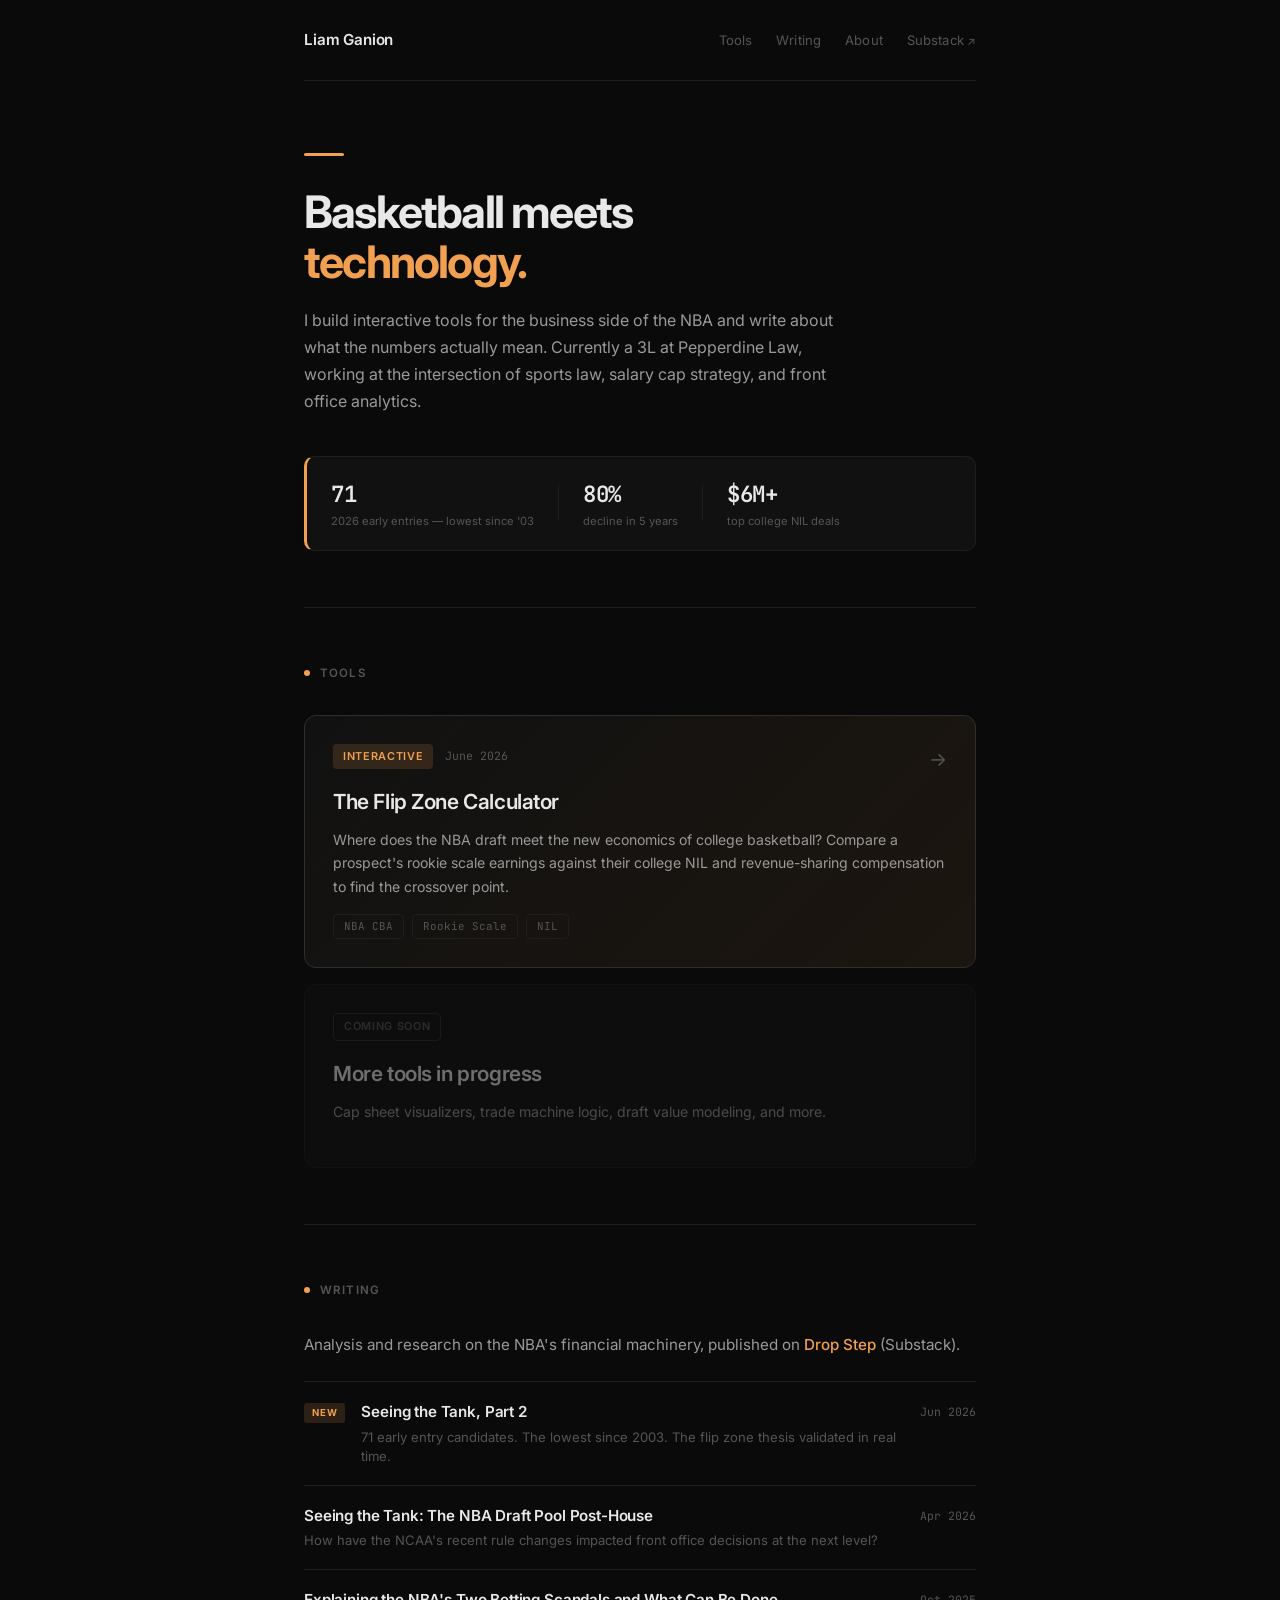
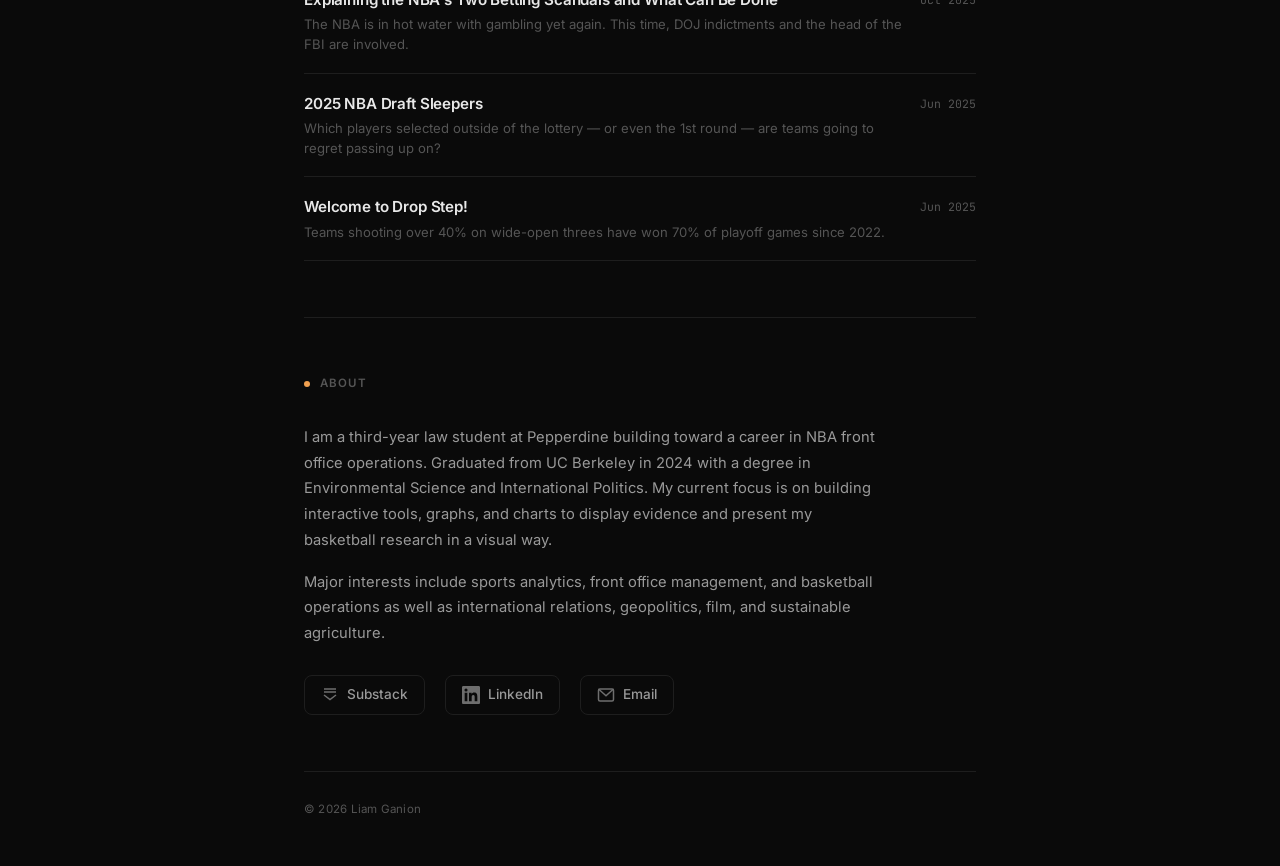
<file: index.html>
<!DOCTYPE html>
<html lang="en">
<head>
    <meta charset="UTF-8">
    <meta name="viewport" content="width=device-width, initial-scale=1.0">
    <title>Liam Ganion</title>
    <meta name="description" content="Basketball analytics, CBA tools, and longform writing on the business of the NBA.">
    <link rel="preconnect" href="https://fonts.googleapis.com">
    <link rel="preconnect" href="https://fonts.gstatic.com" crossorigin>
    <link href="https://fonts.googleapis.com/css2?family=Inter:wght@300;400;500;600;700&family=JetBrains+Mono:wght@400;500&display=swap" rel="stylesheet">
    <link rel="stylesheet" href="styles.css">
</head>
<body>
    <div class="container">
        <header>
            <nav>
                <a href="./" class="nav-name">Liam Ganion</a>
                <div class="nav-links">
                    <a href="#tools">Tools</a>
                    <a href="#writing">Writing</a>
                    <a href="#about">About</a>
                    <a href="https://liamganion.substack.com" target="_blank" class="nav-external">Substack</a>
                </div>
            </nav>
        </header>

        <section class="hero">
            <div class="hero-accent"></div>
            <h1>Basketball meets<br><span class="hero-highlight">technology.</span></h1>
            <p class="hero-sub">I build interactive tools for the business side of the NBA and write about what the numbers actually mean. Currently a 3L at Pepperdine Law, working at the intersection of sports law, salary cap strategy, and front office analytics.</p>
            <div class="hero-stats">
                <div class="hero-stat">
                    <span class="hero-stat-number">71</span>
                    <span class="hero-stat-label">2026 early entries — lowest since '03</span>
                </div>
                <div class="hero-stat-divider"></div>
                <div class="hero-stat">
                    <span class="hero-stat-number">80%</span>
                    <span class="hero-stat-label">decline in 5 years</span>
                </div>
                <div class="hero-stat-divider"></div>
                <div class="hero-stat">
                    <span class="hero-stat-number">$6M+</span>
                    <span class="hero-stat-label">top college NIL deals</span>
                </div>
            </div>
        </section>

        <section class="section" id="tools">
            <div class="section-label"><span class="label-dot"></span>Tools</div>
            <div class="project-grid">

                <a href="flip-zone-calculator/" class="project-card featured">
                    <div class="project-card-inner">
                        <div class="project-meta">
                            <span class="project-tag">Interactive</span>
                            <span class="project-date">June 2026</span>
                        </div>
                        <h2>The Flip Zone Calculator</h2>
                        <p>Where does the NBA draft meet the new economics of college basketball? Compare a prospect's rookie scale earnings against their college NIL and revenue-sharing compensation to find the crossover point.</p>
                        <div class="project-tech">
                            <span>NBA CBA</span>
                            <span>Rookie Scale</span>
                            <span>NIL</span>
                        </div>
                        <div class="project-arrow">&rarr;</div>
                    </div>
                </a>

                <div class="project-card coming-soon">
                    <div class="project-card-inner">
                        <div class="project-meta">
                            <span class="project-tag outline">Coming Soon</span>
                        </div>
                        <h2>More tools in progress</h2>
                        <p>Cap sheet visualizers, trade machine logic, draft value modeling, and more.</p>
                    </div>
                </div>

            </div>
        </section>

        <section class="section" id="writing">
            <div class="section-label"><span class="label-dot"></span>Writing</div>
            <p class="section-intro">Analysis and research on the NBA's financial machinery, published on <a href="https://liamganion.substack.com" target="_blank">Drop Step</a> (Substack).</p>

            <div class="article-list">

                <a href="https://liamganion.substack.com" target="_blank" class="article-row">
                    <div class="article-badge new">New</div>
                    <div class="article-info">
                        <h3>Seeing the Tank, Part 2</h3>
                        <p>71 early entry candidates. The lowest since 2003. The flip zone thesis validated in real time.</p>
                    </div>
                    <div class="article-date">Jun 2026</div>
                </a>

                <a href="https://liamganion.substack.com/p/seeing-the-tank-the-nba-draft-pool" target="_blank" class="article-row">
                    <div class="article-info">
                        <h3>Seeing the Tank: The NBA Draft Pool Post-House</h3>
                        <p>How have the NCAA's recent rule changes impacted front office decisions at the next level?</p>
                    </div>
                    <div class="article-date">Apr 2026</div>
                </a>

                <a href="https://liamganion.substack.com/p/explaining-the-nbas-two-betting-scandals" target="_blank" class="article-row">
                    <div class="article-info">
                        <h3>Explaining the NBA's Two Betting Scandals and What Can Be Done</h3>
                        <p>The NBA is in hot water with gambling yet again. This time, DOJ indictments and the head of the FBI are involved.</p>
                    </div>
                    <div class="article-date">Oct 2025</div>
                </a>

                <a href="https://liamganion.substack.com/p/2025-nba-draft-sleepers" target="_blank" class="article-row">
                    <div class="article-info">
                        <h3>2025 NBA Draft Sleepers</h3>
                        <p>Which players selected outside of the lottery — or even the 1st round — are teams going to regret passing up on?</p>
                    </div>
                    <div class="article-date">Jun 2025</div>
                </a>

                <a href="https://liamganion.substack.com/p/welcome-to-drop-step" target="_blank" class="article-row">
                    <div class="article-info">
                        <h3>Welcome to Drop Step!</h3>
                        <p>Teams shooting over 40% on wide-open threes have won 70% of playoff games since 2022.</p>
                    </div>
                    <div class="article-date">Jun 2025</div>
                </a>

            </div>
        </section>

        <section class="section" id="about">
            <div class="section-label"><span class="label-dot"></span>About</div>
            <div class="about-content">
                <p>I am a third-year law student at Pepperdine building toward a career in NBA front office operations. Graduated from UC Berkeley in 2024 with a degree in Environmental Science and International Politics. My current focus is on building interactive tools, graphs, and charts to display evidence and present my basketball research in a visual way.</p>
                <p>Major interests include sports analytics, front office management, and basketball operations as well as international relations, geopolitics, film, and sustainable agriculture.</p>
                <div class="contact-links">
                    <a href="https://liamganion.substack.com" target="_blank">
                        <svg width="18" height="18" viewBox="0 0 24 24" fill="none" stroke="currentColor" stroke-width="2"><path d="M4 4h16M4 8h16M4 12l8 6 8-6"/></svg>
                        Substack
                    </a>
                    <a href="https://www.linkedin.com/in/liam-ganion-3b4704168/" target="_blank">
                        <svg width="18" height="18" viewBox="0 0 24 24" fill="currentColor"><path d="M20.447 20.452h-3.554v-5.569c0-1.328-.027-3.037-1.852-3.037-1.853 0-2.136 1.445-2.136 2.939v5.667H9.351V9h3.414v1.561h.046c.477-.9 1.637-1.85 3.37-1.85 3.601 0 4.267 2.37 4.267 5.455v6.286zM5.337 7.433a2.062 2.062 0 01-2.063-2.065 2.064 2.064 0 112.063 2.065zm1.782 13.019H3.555V9h3.564v11.452zM22.225 0H1.771C.792 0 0 .774 0 1.729v20.542C0 23.227.792 24 1.771 24h20.451C23.2 24 24 23.227 24 22.271V1.729C24 .774 23.2 0 22.222 0h.003z"/></svg>
                        LinkedIn
                    </a>
                    <a href="mailto:liamganion@gmail.com">
                        <svg width="18" height="18" viewBox="0 0 24 24" fill="none" stroke="currentColor" stroke-width="2"><rect x="2" y="4" width="20" height="16" rx="2"/><path d="M22 4L12 13 2 4"/></svg>
                        Email
                    </a>
                </div>
            </div>
        </section>

        <footer>
            <p>&copy; 2026 Liam Ganion</p>
        </footer>
    </div>
</body>
</html>
</file>
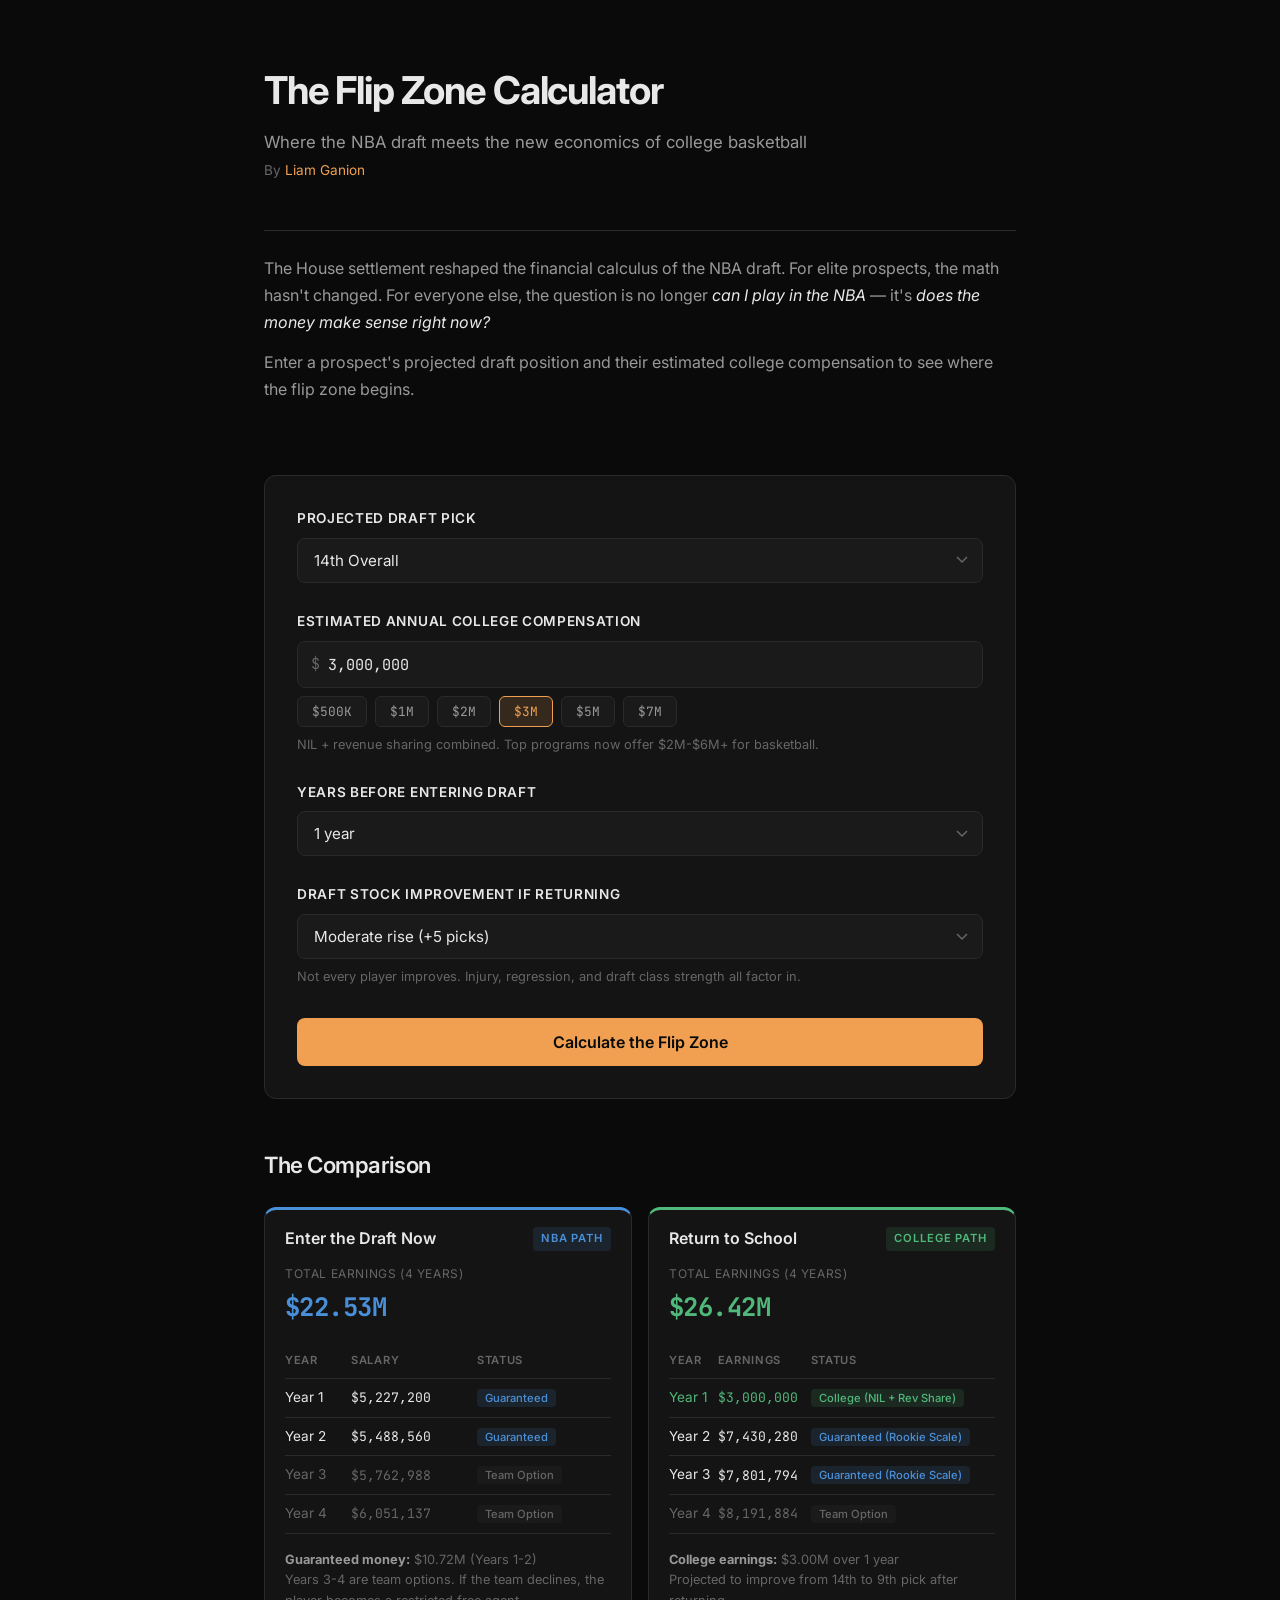
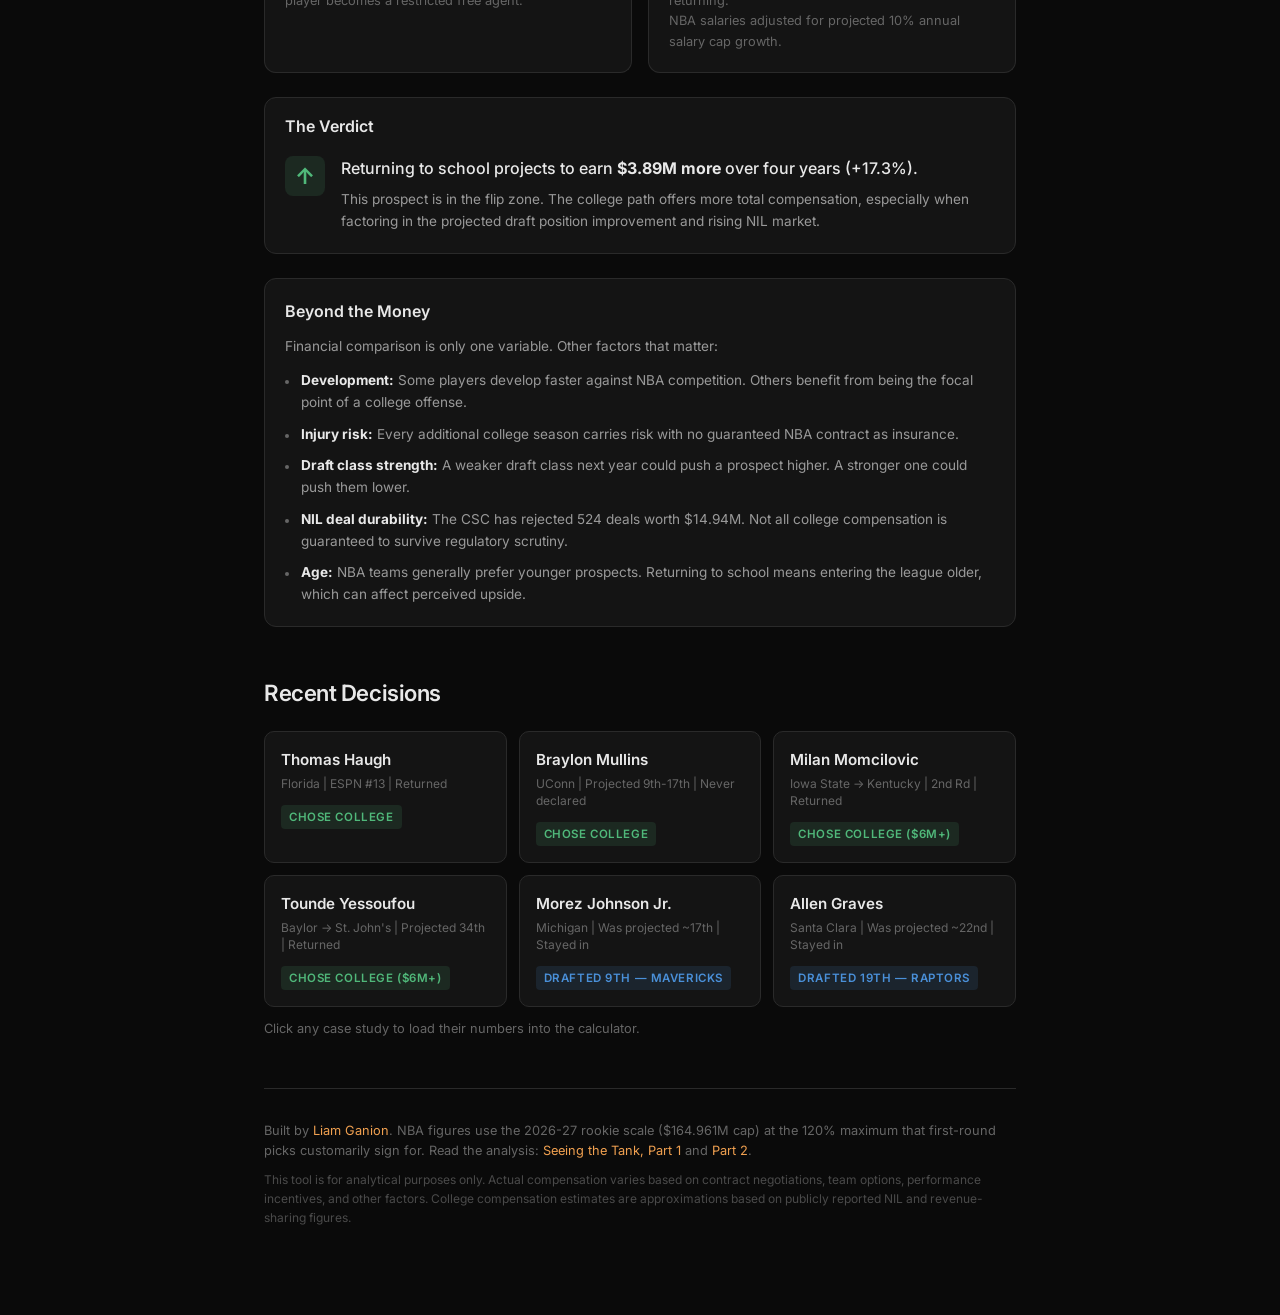
<file: flip-zone-calculator/index.html>
<!DOCTYPE html>
<html lang="en">
<head>
    <meta charset="UTF-8">
    <meta name="viewport" content="width=device-width, initial-scale=1.0">
    <title>The Flip Zone Calculator</title>
    <link rel="preconnect" href="https://fonts.googleapis.com">
    <link rel="preconnect" href="https://fonts.gstatic.com" crossorigin>
    <link href="https://fonts.googleapis.com/css2?family=Inter:wght@300;400;500;600;700&family=JetBrains+Mono:wght@400;500&display=swap" rel="stylesheet">
    <link rel="stylesheet" href="styles.css">
</head>
<body>
    <div class="container">
        <header>
            <h1>The Flip Zone Calculator</h1>
            <p class="subtitle">Where the NBA draft meets the new economics of college basketball</p>
            <p class="credit">By <a href="https://liamganion.substack.com" target="_blank">Liam Ganion</a></p>
        </header>

        <section class="intro">
            <p>The House settlement reshaped the financial calculus of the NBA draft. For elite prospects, the math hasn't changed. For everyone else, the question is no longer <em>can I play in the NBA</em> — it's <em>does the money make sense right now?</em></p>
            <p>Enter a prospect's projected draft position and their estimated college compensation to see where the flip zone begins.</p>
        </section>

        <section class="calculator">
            <div class="inputs">
                <div class="input-group">
                    <label for="draft-pick">Projected Draft Pick</label>
                    <div class="input-wrapper">
                        <select id="draft-pick">
                            <optgroup label="Lottery">
                                <option value="1">1st Overall</option>
                                <option value="2">2nd Overall</option>
                                <option value="3">3rd Overall</option>
                                <option value="4">4th Overall</option>
                                <option value="5">5th Overall</option>
                                <option value="6">6th Overall</option>
                                <option value="7">7th Overall</option>
                                <option value="8">8th Overall</option>
                                <option value="9">9th Overall</option>
                                <option value="10">10th Overall</option>
                                <option value="11">11th Overall</option>
                                <option value="12">12th Overall</option>
                                <option value="13">13th Overall</option>
                                <option value="14" selected>14th Overall</option>
                            </optgroup>
                            <optgroup label="Mid First Round">
                                <option value="15">15th Overall</option>
                                <option value="16">16th Overall</option>
                                <option value="17">17th Overall</option>
                                <option value="18">18th Overall</option>
                                <option value="19">19th Overall</option>
                                <option value="20">20th Overall</option>
                            </optgroup>
                            <optgroup label="Late First Round">
                                <option value="21">21st Overall</option>
                                <option value="22">22nd Overall</option>
                                <option value="23">23rd Overall</option>
                                <option value="24">24th Overall</option>
                                <option value="25">25th Overall</option>
                                <option value="26">26th Overall</option>
                                <option value="27">27th Overall</option>
                                <option value="28">28th Overall</option>
                                <option value="29">29th Overall</option>
                                <option value="30">30th Overall</option>
                            </optgroup>
                            <optgroup label="Second Round">
                                <option value="31">31st Overall</option>
                                <option value="32">32nd Overall</option>
                                <option value="33">33rd Overall</option>
                                <option value="34">34th Overall</option>
                                <option value="35">35th Overall</option>
                                <option value="36">36th-40th (Early-Mid 2nd)</option>
                                <option value="45">41st-50th (Mid 2nd Round)</option>
                                <option value="55">51st-58th (Late 2nd Round)</option>
                                <option value="59">59th Overall</option>
                                <option value="60">60th Overall</option>
                            </optgroup>
                            <option value="0">Undrafted</option>
                        </select>
                    </div>
                </div>

                <div class="input-group">
                    <label for="college-comp">Estimated Annual College Compensation</label>
                    <div class="input-wrapper dollar">
                        <input type="text" id="college-comp" placeholder="3,000,000" value="3,000,000">
                    </div>
                    <div class="presets">
                        <button class="preset" data-value="500000">$500K</button>
                        <button class="preset" data-value="1000000">$1M</button>
                        <button class="preset" data-value="2000000">$2M</button>
                        <button class="preset active" data-value="3000000">$3M</button>
                        <button class="preset" data-value="5000000">$5M</button>
                        <button class="preset" data-value="7000000">$7M</button>
                    </div>
                    <p class="input-note">NIL + revenue sharing combined. Top programs now offer $2M-$6M+ for basketball.</p>
                </div>

                <div class="input-group">
                    <label for="years-remaining">Years Before Entering Draft</label>
                    <div class="input-wrapper">
                        <select id="years-remaining">
                            <option value="1" selected>1 year</option>
                            <option value="2">2 years</option>
                            <option value="3">3 years</option>
                        </select>
                    </div>
                </div>

                <div class="input-group">
                    <label for="improvement">Draft Stock Improvement if Returning</label>
                    <div class="input-wrapper">
                        <select id="improvement">
                            <option value="0">No change (same projection next year)</option>
                            <option value="5" selected>Moderate rise (+5 picks)</option>
                            <option value="10">Significant rise (+10 picks)</option>
                            <option value="15">Major breakout (+15 picks)</option>
                            <option value="-5">Stock falls (-5 picks)</option>
                            <option value="-10">Significant drop (-10 picks)</option>
                        </select>
                    </div>
                    <p class="input-note">Not every player improves. Injury, regression, and draft class strength all factor in.</p>
                </div>
            </div>

            <button id="calculate" class="calculate-btn">Calculate the Flip Zone</button>
        </section>

        <section id="results" class="results hidden">
            <h2>The Comparison</h2>

            <div class="scenario-cards">
                <div class="scenario-card nba">
                    <div class="scenario-header">
                        <h3>Enter the Draft Now</h3>
                        <span class="scenario-tag">NBA Path</span>
                    </div>
                    <div class="scenario-body">
                        <div class="big-number">
                            <span class="label">Total Earnings (4 Years)</span>
                            <span id="nba-total" class="value">—</span>
                        </div>
                        <table class="breakdown">
                            <thead>
                                <tr>
                                    <th>Year</th>
                                    <th>Salary</th>
                                    <th>Status</th>
                                </tr>
                            </thead>
                            <tbody id="nba-breakdown"></tbody>
                        </table>
                        <div id="nba-notes" class="scenario-notes"></div>
                    </div>
                </div>

                <div class="scenario-card college">
                    <div class="scenario-header">
                        <h3>Return to School</h3>
                        <span class="scenario-tag">College Path</span>
                    </div>
                    <div class="scenario-body">
                        <div class="big-number">
                            <span class="label">Total Earnings (4 Years)</span>
                            <span id="college-total" class="value">—</span>
                        </div>
                        <table class="breakdown">
                            <thead>
                                <tr>
                                    <th>Year</th>
                                    <th>Earnings</th>
                                    <th>Status</th>
                                </tr>
                            </thead>
                            <tbody id="college-breakdown"></tbody>
                        </table>
                        <div id="college-notes" class="scenario-notes"></div>
                    </div>
                </div>
            </div>

            <div class="verdict-card">
                <div class="verdict-header">
                    <h3>The Verdict</h3>
                </div>
                <div id="verdict-body" class="verdict-body"></div>
            </div>

            <div class="context-card">
                <h3>Beyond the Money</h3>
                <div id="context-body" class="context-body">
                    <p>Financial comparison is only one variable. Other factors that matter:</p>
                    <ul>
                        <li><strong>Development:</strong> Some players develop faster against NBA competition. Others benefit from being the focal point of a college offense.</li>
                        <li><strong>Injury risk:</strong> Every additional college season carries risk with no guaranteed NBA contract as insurance.</li>
                        <li><strong>Draft class strength:</strong> A weaker draft class next year could push a prospect higher. A stronger one could push them lower.</li>
                        <li><strong>NIL deal durability:</strong> The CSC has rejected 524 deals worth $14.94M. Not all college compensation is guaranteed to survive regulatory scrutiny.</li>
                        <li><strong>Age:</strong> NBA teams generally prefer younger prospects. Returning to school means entering the league older, which can affect perceived upside.</li>
                    </ul>
                </div>
            </div>
        </section>

        <section class="case-studies">
            <h2>Recent Decisions</h2>
            <div class="case-study-grid">
                <div class="case-study" data-pick="13" data-comp="4000000" data-years="1" data-improvement="5">
                    <div class="case-name">Thomas Haugh</div>
                    <div class="case-detail">Florida | ESPN #13 | Returned</div>
                    <div class="case-outcome returned">Chose college</div>
                </div>
                <div class="case-study" data-pick="14" data-comp="4500000" data-years="1" data-improvement="5">
                    <div class="case-name">Braylon Mullins</div>
                    <div class="case-detail">UConn | Projected 9th-17th | Never declared</div>
                    <div class="case-outcome returned">Chose college</div>
                </div>
                <div class="case-study" data-pick="35" data-comp="6000000" data-years="1" data-improvement="10">
                    <div class="case-name">Milan Momcilovic</div>
                    <div class="case-detail">Iowa State → Kentucky | 2nd Rd | Returned</div>
                    <div class="case-outcome returned">Chose college ($6M+)</div>
                </div>
                <div class="case-study" data-pick="34" data-comp="6000000" data-years="2" data-improvement="10">
                    <div class="case-name">Tounde Yessoufou</div>
                    <div class="case-detail">Baylor → St. John's | Projected 34th | Returned</div>
                    <div class="case-outcome returned">Chose college ($6M+)</div>
                </div>
                <div class="case-study" data-pick="9" data-comp="2000000" data-years="1" data-improvement="0">
                    <div class="case-name">Morez Johnson Jr.</div>
                    <div class="case-detail">Michigan | Was projected ~17th | Stayed in</div>
                    <div class="case-outcome stayed">Drafted 9th — Mavericks</div>
                </div>
                <div class="case-study" data-pick="19" data-comp="3000000" data-years="1" data-improvement="0">
                    <div class="case-name">Allen Graves</div>
                    <div class="case-detail">Santa Clara | Was projected ~22nd | Stayed in</div>
                    <div class="case-outcome stayed">Drafted 19th — Raptors</div>
                </div>
            </div>
            <p class="case-note">Click any case study to load their numbers into the calculator.</p>
        </section>

        <footer>
            <p>Built by <a href="https://liamganion.substack.com" target="_blank">Liam Ganion</a>. NBA figures use the 2026-27 rookie scale ($164.961M cap) at the 120% maximum that first-round picks customarily sign for. Read the analysis: <a href="https://liamganion.substack.com/p/seeing-the-tank-the-nba-draft-pool" target="_blank">Seeing the Tank, Part 1</a> and <a href="https://liamganion.substack.com" target="_blank">Part 2</a>.</p>
            <p class="disclaimer">This tool is for analytical purposes only. Actual compensation varies based on contract negotiations, team options, performance incentives, and other factors. College compensation estimates are approximations based on publicly reported NIL and revenue-sharing figures.</p>
        </footer>
    </div>

    <script src="calculator.js"></script>
</body>
</html>
</file>
<file: styles.css>
*, *::before, *::after {
    margin: 0;
    padding: 0;
    box-sizing: border-box;
}

:root {
    --bg: #0a0a0a;
    --surface: #111111;
    --surface-2: #181818;
    --border: #1e1e1e;
    --border-hover: #2e2e2e;
    --text: #e8e8e8;
    --text-secondary: #999999;
    --text-dim: #555555;
    --accent: #f0a050;
    --accent-soft: rgba(240, 160, 80, 0.08);
    --accent-dim: rgba(240, 160, 80, 0.15);
    --nba: #4a90d9;
    --nba-dim: rgba(74, 144, 217, 0.10);
    --college: #50b87a;
    --college-dim: rgba(80, 184, 122, 0.10);
    --mono: 'JetBrains Mono', monospace;
    --sans: 'Inter', -apple-system, BlinkMacSystemFont, sans-serif;
}

html {
    scroll-behavior: smooth;
}

body {
    font-family: var(--sans);
    background: var(--bg);
    color: var(--text);
    line-height: 1.6;
    -webkit-font-smoothing: antialiased;
}

.container {
    max-width: 720px;
    margin: 0 auto;
    padding: 0 24px;
}

/* Nav */
nav {
    display: flex;
    justify-content: space-between;
    align-items: center;
    padding: 28px 0;
    border-bottom: 1px solid var(--border);
}

.nav-name {
    font-size: 0.95rem;
    font-weight: 600;
    color: var(--text);
    text-decoration: none;
    letter-spacing: -0.01em;
}

.nav-links {
    display: flex;
    gap: 24px;
}

.nav-links a {
    font-size: 0.82rem;
    color: var(--text-dim);
    text-decoration: none;
    transition: color 0.2s;
    letter-spacing: 0.01em;
}

.nav-links a:hover {
    color: var(--text);
}

.nav-external::after {
    content: '\2197';
    margin-left: 3px;
    font-size: 0.7rem;
}

/* Hero */
.hero {
    padding: 72px 0 56px;
    position: relative;
}

.hero-accent {
    width: 40px;
    height: 3px;
    background: var(--accent);
    margin-bottom: 32px;
    border-radius: 2px;
}

.hero h1 {
    font-size: 2.8rem;
    font-weight: 700;
    letter-spacing: -0.04em;
    line-height: 1.1;
    margin-bottom: 20px;
}

.hero-highlight {
    color: var(--accent);
}

.hero-sub {
    font-size: 1rem;
    color: var(--text-secondary);
    line-height: 1.7;
    max-width: 560px;
    margin-bottom: 40px;
}

/* Hero Stats */
.hero-stats {
    display: flex;
    align-items: center;
    gap: 24px;
    padding: 20px 24px;
    background: var(--surface);
    border: 1px solid var(--border);
    border-radius: 10px;
    border-left: 3px solid var(--accent);
}

.hero-stat {
    display: flex;
    flex-direction: column;
    gap: 2px;
}

.hero-stat-number {
    font-family: var(--mono);
    font-size: 1.4rem;
    font-weight: 600;
    color: var(--text);
    letter-spacing: -0.02em;
}

.hero-stat-label {
    font-size: 0.7rem;
    color: var(--text-dim);
    line-height: 1.4;
}

.hero-stat-divider {
    width: 1px;
    height: 36px;
    background: var(--border);
    flex-shrink: 0;
}

/* Sections */
.section {
    padding: 56px 0;
    border-top: 1px solid var(--border);
}

.section-label {
    font-size: 0.72rem;
    font-weight: 600;
    text-transform: uppercase;
    letter-spacing: 0.1em;
    color: var(--text-dim);
    margin-bottom: 32px;
    display: flex;
    align-items: center;
    gap: 10px;
}

.label-dot {
    width: 6px;
    height: 6px;
    border-radius: 50%;
    background: var(--accent);
    display: inline-block;
}

.section-intro {
    font-size: 0.95rem;
    color: var(--text-secondary);
    margin-bottom: 24px;
    line-height: 1.7;
}

.section-intro a {
    color: var(--accent);
    text-decoration: none;
    font-weight: 500;
}

.section-intro a:hover {
    text-decoration: underline;
}

/* Project Grid */
.project-grid {
    display: grid;
    grid-template-columns: 1fr;
    gap: 16px;
}

.project-card {
    background: var(--surface);
    border: 1px solid var(--border);
    border-radius: 12px;
    text-decoration: none;
    color: inherit;
    transition: border-color 0.25s, transform 0.25s, box-shadow 0.25s;
    display: block;
}

.project-card:hover {
    border-color: var(--border-hover);
    transform: translateY(-2px);
    box-shadow: 0 8px 32px rgba(0, 0, 0, 0.3);
}

.project-card.featured {
    border-color: var(--border-hover);
    background: linear-gradient(135deg, var(--surface) 0%, var(--accent-soft) 100%);
}

.project-card.featured:hover {
    border-color: var(--accent);
}

.project-card.coming-soon {
    opacity: 0.45;
    cursor: default;
}

.project-card.coming-soon:hover {
    transform: none;
    border-color: var(--border);
    box-shadow: none;
}

.project-card-inner {
    padding: 28px;
    position: relative;
}

.project-meta {
    display: flex;
    align-items: center;
    gap: 12px;
    margin-bottom: 16px;
}

.project-tag {
    font-size: 0.68rem;
    font-weight: 600;
    text-transform: uppercase;
    letter-spacing: 0.06em;
    padding: 4px 10px;
    border-radius: 4px;
    background: var(--accent-dim);
    color: var(--accent);
}

.project-tag.outline {
    background: transparent;
    border: 1px solid var(--border-hover);
    color: var(--text-dim);
}

.project-date {
    font-size: 0.72rem;
    color: var(--text-dim);
    font-family: var(--mono);
}

.project-card h2 {
    font-size: 1.3rem;
    font-weight: 600;
    letter-spacing: -0.02em;
    margin-bottom: 10px;
}

.project-card p {
    font-size: 0.88rem;
    color: var(--text-secondary);
    line-height: 1.65;
    margin-bottom: 16px;
}

.project-tech {
    display: flex;
    gap: 8px;
    flex-wrap: wrap;
}

.project-tech span {
    font-size: 0.68rem;
    font-family: var(--mono);
    color: var(--text-dim);
    padding: 3px 10px;
    border: 1px solid var(--border);
    border-radius: 4px;
    transition: border-color 0.2s, color 0.2s;
}

.project-card:hover .project-tech span {
    border-color: var(--border-hover);
    color: var(--text-secondary);
}

.project-arrow {
    position: absolute;
    top: 28px;
    right: 28px;
    font-size: 1.2rem;
    color: var(--text-dim);
    transition: color 0.2s, transform 0.2s;
}

.project-card:hover .project-arrow {
    color: var(--accent);
    transform: translate(3px, -3px);
}

/* Article List */
.article-list {
    display: flex;
    flex-direction: column;
}

.article-row {
    display: flex;
    align-items: flex-start;
    gap: 16px;
    padding: 18px 0;
    border-bottom: 1px solid var(--border);
    text-decoration: none;
    color: inherit;
    transition: all 0.2s;
}

.article-row:first-child {
    border-top: 1px solid var(--border);
}

.article-row:hover {
    padding-left: 8px;
}

.article-row:hover h3 {
    color: var(--accent);
}

.article-badge {
    font-size: 0.6rem;
    font-weight: 700;
    text-transform: uppercase;
    letter-spacing: 0.08em;
    padding: 2px 8px;
    border-radius: 3px;
    flex-shrink: 0;
    margin-top: 3px;
}

.article-badge.new {
    background: var(--accent-dim);
    color: var(--accent);
}

.article-info {
    flex: 1;
}

.article-info h3 {
    font-size: 0.95rem;
    font-weight: 600;
    margin-bottom: 3px;
    letter-spacing: -0.01em;
    transition: color 0.2s;
}

.article-info p {
    font-size: 0.82rem;
    color: var(--text-dim);
    line-height: 1.5;
}

.article-date {
    font-size: 0.72rem;
    font-family: var(--mono);
    color: var(--text-dim);
    white-space: nowrap;
    padding-top: 3px;
    flex-shrink: 0;
}

/* About */
.about-content {
    max-width: 580px;
}

.about-content p {
    font-size: 0.92rem;
    color: var(--text-secondary);
    line-height: 1.75;
    margin-bottom: 16px;
}

.contact-links {
    display: flex;
    gap: 20px;
    margin-top: 28px;
}

.contact-links a {
    display: flex;
    align-items: center;
    gap: 8px;
    font-size: 0.85rem;
    color: var(--text-secondary);
    text-decoration: none;
    font-weight: 500;
    padding: 8px 16px;
    border: 1px solid var(--border);
    border-radius: 8px;
    transition: all 0.2s;
}

.contact-links a:hover {
    border-color: var(--accent);
    color: var(--accent);
    background: var(--accent-soft);
}

.contact-links svg {
    flex-shrink: 0;
    opacity: 0.7;
}

.contact-links a:hover svg {
    opacity: 1;
}

/* Footer */
footer {
    border-top: 1px solid var(--border);
    padding: 28px 0 48px;
}

footer p {
    font-size: 0.72rem;
    color: var(--text-dim);
    letter-spacing: 0.02em;
}

/* Responsive */
@media (max-width: 600px) {
    .hero {
        padding: 48px 0 40px;
    }

    .hero h1 {
        font-size: 2rem;
    }

    .hero-sub {
        font-size: 0.92rem;
    }

    .hero-stats {
        flex-direction: column;
        align-items: flex-start;
        gap: 16px;
        padding: 16px 20px;
    }

    .hero-stat-divider {
        width: 100%;
        height: 1px;
    }

    .hero-stat {
        flex-direction: row;
        align-items: baseline;
        gap: 10px;
    }

    .section {
        padding: 40px 0;
    }

    .project-card-inner {
        padding: 20px;
    }

    .project-card h2 {
        font-size: 1.1rem;
    }

    .article-row {
        flex-wrap: wrap;
        gap: 8px;
    }

    .article-date {
        padding-top: 0;
    }

    .article-badge {
        margin-top: 0;
    }

    nav {
        padding: 20px 0;
    }

    .nav-links {
        gap: 14px;
    }

    .contact-links {
        flex-wrap: wrap;
        gap: 10px;
    }
}
</file>
<file: flip-zone-calculator/styles.css>
*, *::before, *::after {
    margin: 0;
    padding: 0;
    box-sizing: border-box;
}

:root {
    --bg: #0a0a0a;
    --surface: #141414;
    --surface-2: #1a1a1a;
    --border: #2a2a2a;
    --border-hover: #3a3a3a;
    --text: #e8e8e8;
    --text-secondary: #999;
    --text-dim: #666;
    --accent: #f0a050;
    --accent-dim: rgba(240, 160, 80, 0.15);
    --nba: #4a90d9;
    --nba-dim: rgba(74, 144, 217, 0.12);
    --college: #50b87a;
    --college-dim: rgba(80, 184, 122, 0.12);
    --red: #d94a4a;
    --red-dim: rgba(217, 74, 74, 0.12);
    --mono: 'JetBrains Mono', monospace;
    --sans: 'Inter', -apple-system, BlinkMacSystemFont, sans-serif;
}

body {
    font-family: var(--sans);
    background: var(--bg);
    color: var(--text);
    line-height: 1.6;
    -webkit-font-smoothing: antialiased;
}

.container {
    max-width: 800px;
    margin: 0 auto;
    padding: 60px 24px 80px;
}

/* Header */
header {
    margin-bottom: 48px;
}

h1 {
    font-size: 2.4rem;
    font-weight: 700;
    letter-spacing: -0.03em;
    margin-bottom: 8px;
    color: var(--text);
}

.subtitle {
    font-size: 1.05rem;
    color: var(--text-secondary);
    font-weight: 400;
    margin-bottom: 4px;
}

.credit {
    font-size: 0.85rem;
    color: var(--text-dim);
}

.credit a {
    color: var(--accent);
    text-decoration: none;
}

.credit a:hover {
    text-decoration: underline;
}

/* Intro */
.intro {
    margin-bottom: 48px;
    padding: 24px 0;
    border-top: 1px solid var(--border);
}

.intro p {
    font-size: 1rem;
    color: var(--text-secondary);
    margin-bottom: 12px;
    line-height: 1.7;
}

.intro p:last-child {
    margin-bottom: 0;
}

.intro em {
    color: var(--text);
    font-style: italic;
}

/* Calculator */
.calculator {
    background: var(--surface);
    border: 1px solid var(--border);
    border-radius: 12px;
    padding: 32px;
    margin-bottom: 48px;
}

.inputs {
    display: flex;
    flex-direction: column;
    gap: 28px;
    margin-bottom: 32px;
}

.input-group {
    display: flex;
    flex-direction: column;
    gap: 8px;
}

.input-group label {
    font-size: 0.85rem;
    font-weight: 600;
    color: var(--text);
    text-transform: uppercase;
    letter-spacing: 0.05em;
}

.input-wrapper {
    position: relative;
}

.input-wrapper.dollar::before {
    content: '$';
    position: absolute;
    left: 14px;
    top: 50%;
    transform: translateY(-50%);
    color: var(--text-dim);
    font-family: var(--mono);
    font-size: 0.95rem;
    pointer-events: none;
}

select, input[type="text"] {
    width: 100%;
    padding: 12px 16px;
    background: var(--surface-2);
    border: 1px solid var(--border);
    border-radius: 8px;
    color: var(--text);
    font-family: var(--sans);
    font-size: 0.95rem;
    transition: border-color 0.2s;
    appearance: none;
    -webkit-appearance: none;
}

select {
    background-image: url("data:image/svg+xml,%3Csvg xmlns='http://www.w3.org/2000/svg' width='12' height='8'%3E%3Cpath d='M1 1l5 5 5-5' stroke='%23666' stroke-width='1.5' fill='none'/%3E%3C/svg%3E");
    background-repeat: no-repeat;
    background-position: right 14px center;
    padding-right: 36px;
    cursor: pointer;
}

select option {
    background: var(--surface-2);
    color: var(--text);
}

select optgroup {
    color: var(--text-dim);
    font-style: normal;
    font-weight: 600;
}

.input-wrapper.dollar input {
    padding-left: 30px;
    font-family: var(--mono);
}

select:focus, input:focus {
    outline: none;
    border-color: var(--accent);
}

.input-note {
    font-size: 0.8rem;
    color: var(--text-dim);
    line-height: 1.5;
}

/* Presets */
.presets {
    display: flex;
    gap: 8px;
    flex-wrap: wrap;
}

.preset {
    padding: 6px 14px;
    background: var(--surface-2);
    border: 1px solid var(--border);
    border-radius: 6px;
    color: var(--text-secondary);
    font-family: var(--mono);
    font-size: 0.8rem;
    cursor: pointer;
    transition: all 0.2s;
}

.preset:hover {
    border-color: var(--border-hover);
    color: var(--text);
}

.preset.active {
    border-color: var(--accent);
    color: var(--accent);
    background: var(--accent-dim);
}

/* Calculate Button */
.calculate-btn {
    width: 100%;
    padding: 14px;
    background: var(--accent);
    color: var(--bg);
    border: none;
    border-radius: 8px;
    font-family: var(--sans);
    font-size: 1rem;
    font-weight: 600;
    cursor: pointer;
    transition: opacity 0.2s;
}

.calculate-btn:hover {
    opacity: 0.9;
}

/* Results */
.results {
    margin-bottom: 48px;
}

.results.hidden {
    display: none;
}

.results h2 {
    font-size: 1.4rem;
    font-weight: 600;
    margin-bottom: 24px;
    letter-spacing: -0.02em;
}

/* Scenario Cards */
.scenario-cards {
    display: grid;
    grid-template-columns: 1fr 1fr;
    gap: 16px;
    margin-bottom: 24px;
}

.scenario-card {
    background: var(--surface);
    border: 1px solid var(--border);
    border-radius: 12px;
    overflow: hidden;
}

.scenario-card.nba {
    border-top: 3px solid var(--nba);
}

.scenario-card.college {
    border-top: 3px solid var(--college);
}

.scenario-header {
    display: flex;
    justify-content: space-between;
    align-items: center;
    padding: 16px 20px 12px;
}

.scenario-header h3 {
    font-size: 1rem;
    font-weight: 600;
}

.scenario-tag {
    font-size: 0.7rem;
    font-weight: 600;
    text-transform: uppercase;
    letter-spacing: 0.08em;
    padding: 3px 8px;
    border-radius: 4px;
}

.nba .scenario-tag {
    background: var(--nba-dim);
    color: var(--nba);
}

.college .scenario-tag {
    background: var(--college-dim);
    color: var(--college);
}

.scenario-body {
    padding: 0 20px 20px;
}

.big-number {
    margin-bottom: 16px;
}

.big-number .label {
    display: block;
    font-size: 0.75rem;
    color: var(--text-dim);
    text-transform: uppercase;
    letter-spacing: 0.05em;
    margin-bottom: 4px;
}

.big-number .value {
    font-family: var(--mono);
    font-size: 1.6rem;
    font-weight: 700;
    letter-spacing: -0.02em;
}

.nba .big-number .value {
    color: var(--nba);
}

.college .big-number .value {
    color: var(--college);
}

/* Breakdown Table */
.breakdown {
    width: 100%;
    border-collapse: collapse;
    margin-bottom: 16px;
}

.breakdown th {
    font-size: 0.7rem;
    font-weight: 600;
    text-transform: uppercase;
    letter-spacing: 0.06em;
    color: var(--text-dim);
    text-align: left;
    padding: 8px 0;
    border-bottom: 1px solid var(--border);
}

.breakdown td {
    font-size: 0.85rem;
    padding: 8px 0;
    border-bottom: 1px solid var(--border);
}

.breakdown td:nth-child(2) {
    font-family: var(--mono);
    font-size: 0.82rem;
}

.breakdown tr.non-guaranteed td {
    color: var(--text-dim);
}

.breakdown tr.college-year td {
    color: var(--college);
}

/* Status Badges */
.status-badge {
    font-size: 0.7rem;
    font-weight: 500;
    padding: 2px 8px;
    border-radius: 4px;
    white-space: nowrap;
}

.status-badge.guaranteed {
    background: var(--nba-dim);
    color: var(--nba);
}

.status-badge.option {
    background: var(--surface-2);
    color: var(--text-dim);
}

.status-badge.college {
    background: var(--college-dim);
    color: var(--college);
}

/* Scenario Notes */
.scenario-notes {
    font-size: 0.8rem;
    color: var(--text-dim);
    line-height: 1.6;
}

.scenario-notes strong {
    color: var(--text-secondary);
}

/* Verdict Card */
.verdict-card {
    background: var(--surface);
    border: 1px solid var(--border);
    border-radius: 12px;
    overflow: hidden;
    margin-bottom: 24px;
}

.verdict-header {
    padding: 16px 20px 0;
}

.verdict-header h3 {
    font-size: 1rem;
    font-weight: 600;
}

.verdict-body {
    padding: 16px 20px 20px;
}

.verdict-result {
    display: flex;
    gap: 16px;
    align-items: flex-start;
}

.verdict-icon {
    font-size: 1.4rem;
    font-weight: 700;
    width: 40px;
    height: 40px;
    border-radius: 8px;
    display: flex;
    align-items: center;
    justify-content: center;
    flex-shrink: 0;
}

.college-wins .verdict-icon {
    background: var(--college-dim);
    color: var(--college);
}

.nba-wins .verdict-icon {
    background: var(--nba-dim);
    color: var(--nba);
}

.even .verdict-icon {
    background: var(--accent-dim);
    color: var(--accent);
}

.verdict-headline {
    font-size: 1rem;
    font-weight: 500;
    color: var(--text);
    margin-bottom: 8px;
}

.verdict-detail {
    font-size: 0.85rem;
    color: var(--text-secondary);
    line-height: 1.6;
}

/* Context Card */
.context-card {
    background: var(--surface);
    border: 1px solid var(--border);
    border-radius: 12px;
    padding: 20px;
}

.context-card h3 {
    font-size: 1rem;
    font-weight: 600;
    margin-bottom: 12px;
}

.context-body p {
    font-size: 0.85rem;
    color: var(--text-secondary);
    margin-bottom: 12px;
}

.context-body ul {
    list-style: none;
    display: flex;
    flex-direction: column;
    gap: 10px;
}

.context-body li {
    font-size: 0.85rem;
    color: var(--text-secondary);
    line-height: 1.6;
    padding-left: 16px;
    position: relative;
}

.context-body li::before {
    content: '';
    position: absolute;
    left: 0;
    top: 10px;
    width: 4px;
    height: 4px;
    background: var(--text-dim);
    border-radius: 50%;
}

.context-body li strong {
    color: var(--text);
}

/* Case Studies */
.case-studies {
    margin-bottom: 48px;
}

.case-studies h2 {
    font-size: 1.4rem;
    font-weight: 600;
    margin-bottom: 20px;
    letter-spacing: -0.02em;
}

.case-study-grid {
    display: grid;
    grid-template-columns: repeat(3, 1fr);
    gap: 12px;
    margin-bottom: 12px;
}

.case-study {
    background: var(--surface);
    border: 1px solid var(--border);
    border-radius: 10px;
    padding: 16px;
    cursor: pointer;
    transition: all 0.2s;
}

.case-study:hover {
    border-color: var(--border-hover);
    transform: translateY(-1px);
}

.case-name {
    font-size: 0.95rem;
    font-weight: 600;
    margin-bottom: 4px;
}

.case-detail {
    font-size: 0.75rem;
    color: var(--text-dim);
    margin-bottom: 10px;
    line-height: 1.4;
}

.case-outcome {
    font-size: 0.72rem;
    font-weight: 600;
    text-transform: uppercase;
    letter-spacing: 0.05em;
    padding: 3px 8px;
    border-radius: 4px;
    display: inline-block;
}

.case-outcome.returned {
    background: var(--college-dim);
    color: var(--college);
}

.case-outcome.stayed {
    background: var(--nba-dim);
    color: var(--nba);
}

.case-note {
    font-size: 0.8rem;
    color: var(--text-dim);
}

/* Footer */
footer {
    border-top: 1px solid var(--border);
    padding-top: 32px;
}

footer p {
    font-size: 0.8rem;
    color: var(--text-dim);
    margin-bottom: 8px;
    line-height: 1.6;
}

footer a {
    color: var(--accent);
    text-decoration: none;
}

footer a:hover {
    text-decoration: underline;
}

.disclaimer {
    font-size: 0.75rem;
    color: var(--text-dim);
    opacity: 0.7;
}

/* Responsive */
@media (max-width: 700px) {
    .container {
        padding: 32px 16px 60px;
    }

    h1 {
        font-size: 1.8rem;
    }

    .scenario-cards {
        grid-template-columns: 1fr;
    }

    .case-study-grid {
        grid-template-columns: 1fr 1fr;
    }

    .calculator {
        padding: 20px;
    }

    .big-number .value {
        font-size: 1.3rem;
    }
}

@media (max-width: 480px) {
    .case-study-grid {
        grid-template-columns: 1fr;
    }

    .presets {
        gap: 6px;
    }

    .preset {
        padding: 5px 10px;
        font-size: 0.75rem;
    }
}
</file>
